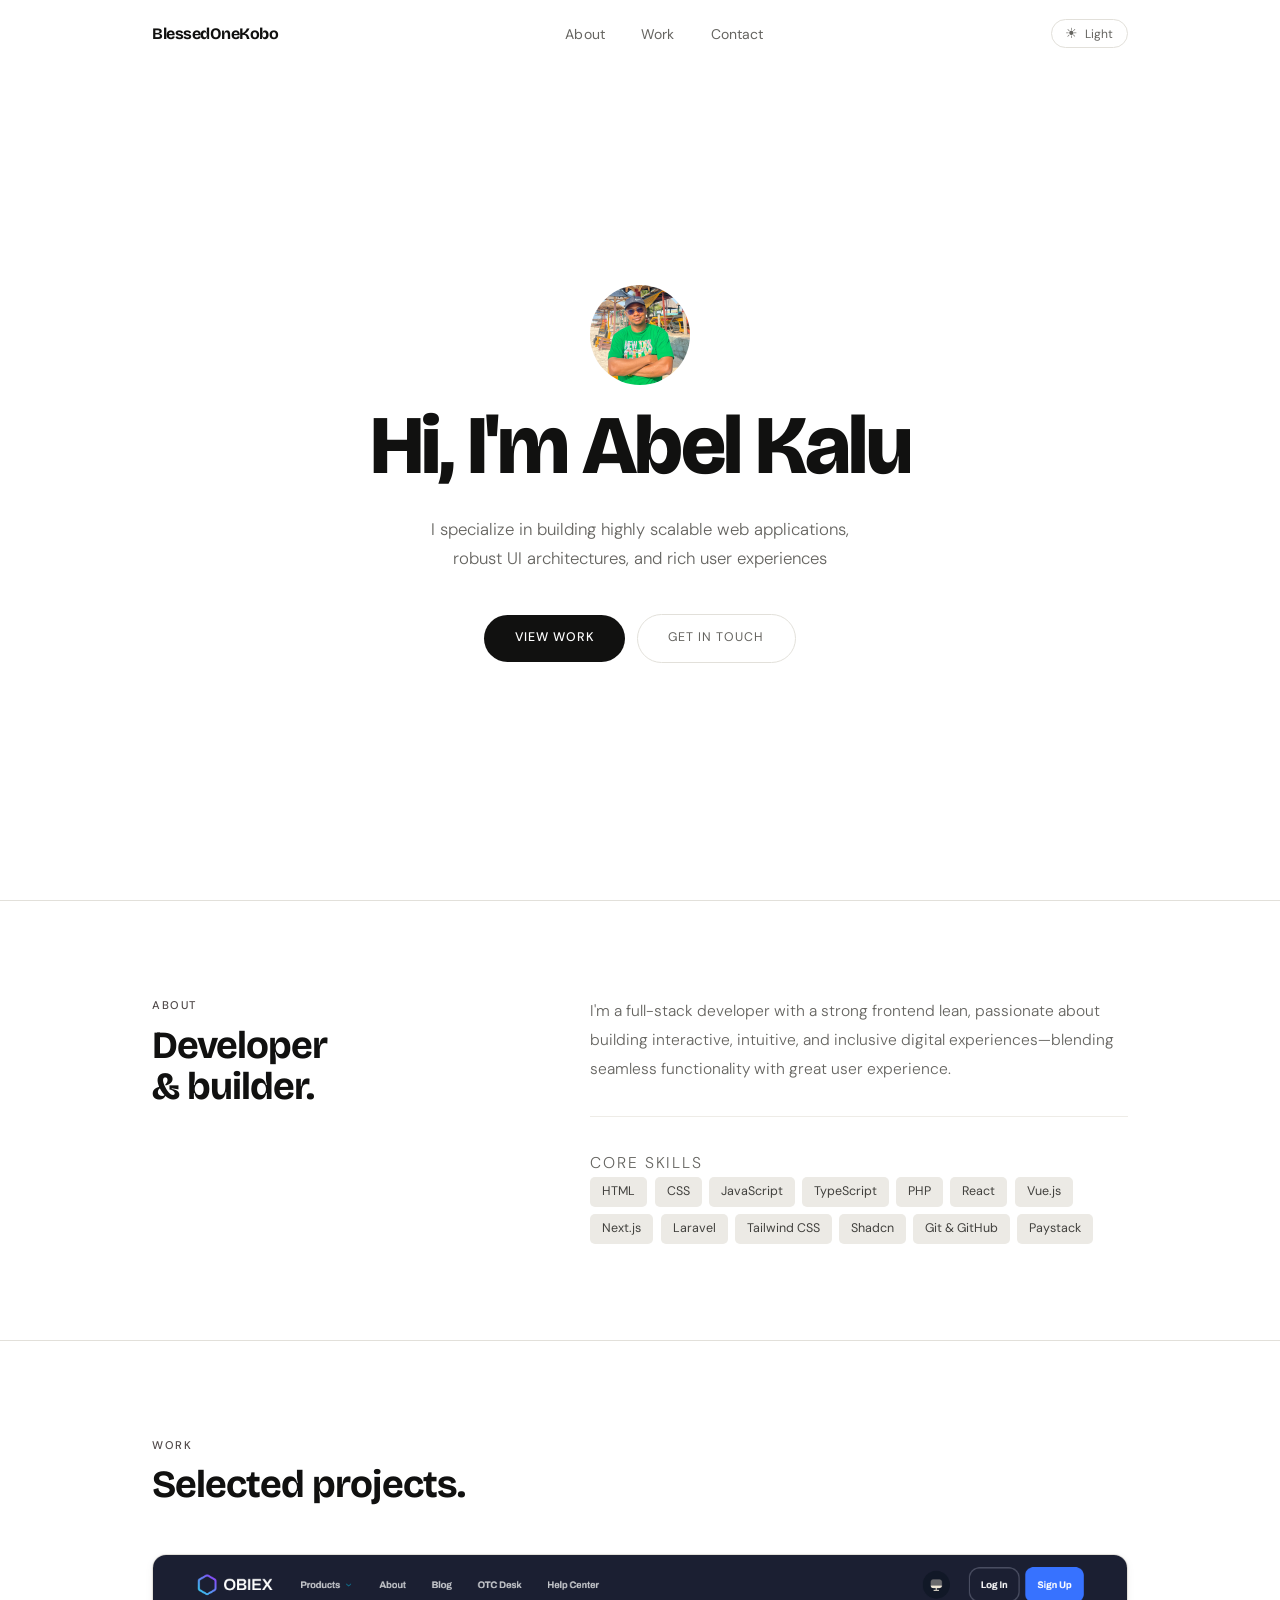
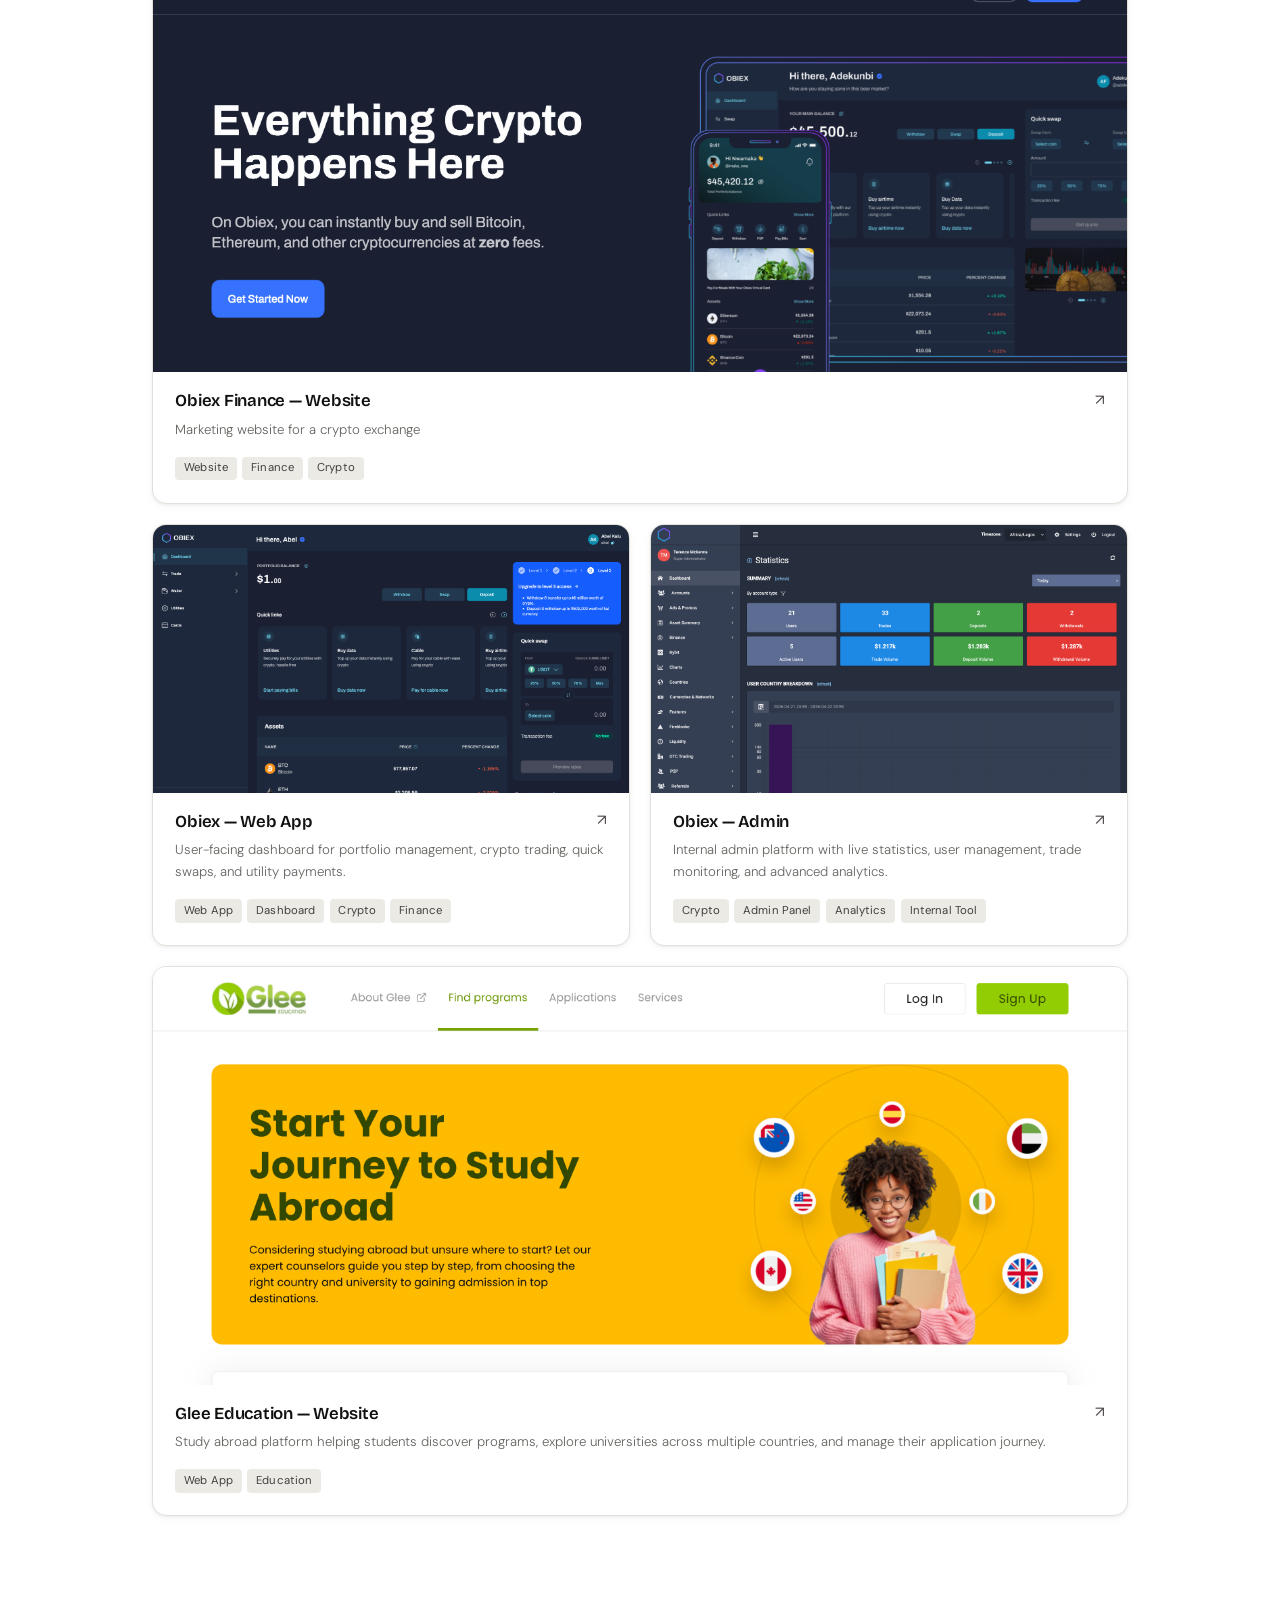
<file: index.html>
<!doctype html>
<html lang="en">
  <head>
    <meta charset="UTF-8" />
    <meta name="viewport" content="width=device-width, initial-scale=1.0" />
    <meta
      name="description"
      content="Abel Kalu is a fullstack engineer building scalable web applications, robust UI architectures, and rich user experiences."
    />
    <meta name="author" content="Abel Kalu" />
    <meta
      name="keywords"
      content="Abel Kalu, BlessedOneKobo, Fullstack Engineer, Frontend Engineer, Web Developer, JavaScript, TypeScript, Vue, React, Next.js"
    />
    <meta name="robots" content="index, follow" />
    <meta name="theme-color" content="#0d121c" />

    <meta property="og:type" content="website" />
    <meta property="og:title" content="Abel Kalu - Fullstack Engineer" />
    <meta
      property="og:description"
      content="I specialize in building highly scalable web applications, robust UI architectures, and rich user experiences."
    />
    <meta property="og:image" content="/assets/images/avatar.jpg" />
    <meta property="og:image:alt" content="Portrait of Abel Kalu" />
    <meta property="og:site_name" content="Abel Kalu" />

    <meta name="twitter:card" content="summary" />
    <meta name="twitter:title" content="Abel Kalu - Fullstack Engineer" />
    <meta
      name="twitter:description"
      content="I specialize in building highly scalable web applications, robust UI architectures, and rich user experiences."
    />
    <meta name="twitter:image" content="/assets/images/avatar.jpg" />
    <meta name="twitter:image:alt" content="Portrait of Abel Kalu" />
    <title>Abel Kalu - Fullstack Engineer</title>
    <link rel="preconnect" href="https://fonts.googleapis.com" />
    <link rel="preconnect" href="https://fonts.gstatic.com" crossorigin />
    <link
      href="https://fonts.googleapis.com/css2?family=Bricolage+Grotesque:opsz,wght@12..96,300;12..96,400;12..96,500;12..96,600;12..96,700;12..96,800&family=DM+Sans:ital,opsz,wght@0,9..40,300;0,9..40,400;0,9..40,500;1,9..40,300&display=swap"
      rel="stylesheet"
    />
    <link rel="preload" href="styles.css" as="style" />
    <link rel="stylesheet" href="styles.css" />
  </head>

  <body>
    <nav class="nav" id="nav" role="navigation" aria-label="Main navigation">
      <div class="container">
        <div class="nav-inner">
          <a href="#home" class="nav-logo">BlessedOneKobo</a>
          <ul class="nav-links">
            <li><a href="#about">About</a></li>
            <li><a href="#work">Work</a></li>
            <li><a href="#contact">Contact</a></li>
          </ul>
          <div class="nav-right">
            <button
              class="theme-btn"
              id="theme-btn"
              aria-label="Toggle color scheme"
            >
              <span class="theme-btn-icon" id="theme-icon">☀</span>
              <span id="theme-label">Light</span>
            </button>
          </div>
        </div>
      </div>
    </nav>

    <section class="hero" id="home" aria-label="Introduction">
      <div class="container">
        <div class="hero-inner">
          <div class="profile-container">
            <img
              src="../assets/images/avatar.jpg"
              alt="avatar image"
              width="100"
              height="100"
              class="profile-pic"
              fetchpriority="high"
            />
          </div>
          <h1 class="hero-headline">Hi, I'm Abel Kalu</h1>
          <p class="hero-sub">
            I specialize in building highly scalable web applications, robust UI
            architectures, and rich user experiences
          </p>
          <div class="hero-actions">
            <a href="#work" class="btn-primary">View work</a>
            <a href="#contact" class="btn-ghost">Get in touch</a>
          </div>
        </div>
      </div>
    </section>

    <section class="section" id="about" aria-labelledby="about-title">
      <div class="container">
        <div class="about-grid">
          <div class="reveal">
            <p class="section-label">About</p>
            <h2 class="section-title" id="about-title">
              Developer<br />& builder.
            </h2>
          </div>
          <div class="about-body reveal reveal-d1">
            <p>
              I'm a full-stack developer with a strong frontend lean, passionate
              about building interactive, intuitive, and inclusive digital
              experiences—blending seamless functionality with great user
              experience.
            </p>
            <div class="skills-wrap">
              <p class="skills-label">Core skills</p>
              <div class="skills-tags">
                <span class="s-tag">HTML</span>
                <span class="s-tag">CSS</span>
                <span class="s-tag">JavaScript</span>
                <span class="s-tag">TypeScript</span>
                <span class="s-tag">PHP</span>
                <span class="s-tag">React</span>
                <span class="s-tag">Vue.js</span>
                <span class="s-tag">Next.js</span>
                <span class="s-tag">Laravel</span>
                <span class="s-tag">Tailwind CSS</span>
                <span class="s-tag">Shadcn</span>
                <span class="s-tag">Git & GitHub</span>
                <span class="s-tag">Paystack</span>
              </div>
            </div>
          </div>
        </div>
      </div>
    </section>

    <section class="section" id="work" aria-labelledby="work-title">
      <div class="container">
        <div class="work-header reveal">
          <p class="section-label">Work</p>
          <h2 class="section-title" id="work-title">Selected projects.</h2>
        </div>

        <div class="work-grid">
          <a
            href="https://obiex.finance"
            target="_blank"
            rel="noopener noreferrer"
            class="card card-full reveal"
          >
            <div class="card-thumb card-thumb-wide">
              <img
                src="assets/images/obiex-website-desktop.png"
                alt="Obiex Finance marketing website"
                loading="lazy"
              />
            </div>
            <div class="card-body">
              <div class="card-top">
                <span class="card-title">Obiex Finance — Website</span>
                <span class="card-arrow" aria-hidden="true">↗</span>
              </div>
              <p class="card-desc">Marketing website for a crypto exchange</p>
              <div class="card-tags">
                <span class="c-tag">Website</span>
                <span class="c-tag">Finance</span>
                <span class="c-tag">Crypto</span>
              </div>
            </div>
          </a>

          <a
            href="https://app.obiex.finance"
            target="_blank"
            rel="noopener noreferrer"
            class="card reveal reveal-d1"
          >
            <div class="card-thumb card-thumb-std">
              <img
                src="assets/images/obiex-webapp-desktop.png"
                alt="Obiex Finance web application dashboard"
                loading="lazy"
              />
            </div>
            <div class="card-body">
              <div class="card-top">
                <span class="card-title">Obiex — Web App</span>
                <span class="card-arrow" aria-hidden="true">↗</span>
              </div>
              <p class="card-desc">
                User-facing dashboard for portfolio management, crypto trading,
                quick swaps, and utility payments.
              </p>
              <div class="card-tags">
                <span class="c-tag">Web App</span>
                <span class="c-tag">Dashboard</span>
                <span class="c-tag">Crypto</span>
                <span class="c-tag">Finance</span>
              </div>
            </div>
          </a>

          <a
            href="https://app.obiex.finance"
            target="_blank"
            rel="noopener noreferrer"
            class="card reveal reveal-d2"
          >
            <div class="card-thumb card-thumb-std">
              <img
                src="assets/images/obiex-admin.png"
                alt="Obiex admin statistics dashboard"
                loading="lazy"
              />
            </div>
            <div class="card-body">
              <div class="card-top">
                <span class="card-title">Obiex — Admin</span>
                <span class="card-arrow" aria-hidden="true">↗</span>
              </div>
              <p class="card-desc">
                Internal admin platform with live statistics, user management,
                trade monitoring, and advanced analytics.
              </p>
              <div class="card-tags">
                <span class="c-tag">Crypto</span>
                <span class="c-tag">Admin Panel</span>
                <span class="c-tag">Analytics</span>
                <span class="c-tag">Internal Tool</span>
              </div>
            </div>
          </a>

          <a
            href="https://gleeweb.stgdo.afrivelle.com/"
            target="_blank"
            rel="noopener noreferrer"
            class="card card-full reveal"
          >
            <div class="card-thumb card-thumb-wide">
              <img
                src="assets/images/glee-web.png"
                alt="Glee Education study abroad platform website"
                loading="lazy"
              />
            </div>
            <div class="card-body">
              <div class="card-top">
                <span class="card-title">Glee Education — Website</span>
                <span class="card-arrow" aria-hidden="true">↗</span>
              </div>
              <p class="card-desc">
                Study abroad platform helping students discover programs,
                explore universities across multiple countries, and manage their
                application journey.
              </p>
              <div class="card-tags">
                <span class="c-tag">Web App</span>
                <span class="c-tag">Education</span>
              </div>
            </div>
          </a>

          <a
            href="https://gleeweb.stgdo.afrivelle.com/"
            target="_blank"
            rel="noopener noreferrer"
            class="card reveal reveal-d1"
          >
            <div class="card-thumb card-thumb-std">
              <img
                src="assets/images/glee-admin.png"
                alt="Glee Education admin dashboard"
                loading="lazy"
              />
            </div>
            <div class="card-body">
              <div class="card-top">
                <span class="card-title">Glee — Admin</span>
                <span class="card-arrow" aria-hidden="true">↗</span>
              </div>
              <p class="card-desc">
                Admin dashboard for managing users, tracking applications,
                overseeing financials, and assigning agents across programs.
              </p>
              <div class="card-tags">
                <span class="c-tag">Admin Panel</span>
                <span class="c-tag">Education</span>
              </div>
            </div>
          </a>

          <a
            href="https://desk.cryset.com/"
            target="_blank"
            rel="noopener noreferrer"
            class="card reveal reveal-d2"
          >
            <div class="card-thumb card-thumb-std">
              <img
                src="assets/images/cryset-1.png"
                alt="Cryset crypto rate dashboard"
                loading="lazy"
              />
            </div>
            <div class="card-body">
              <div class="card-top">
                <span class="card-title">Cryset</span>
                <span class="card-arrow" aria-hidden="true">↗</span>
              </div>
              <p class="card-desc">
                Real-time crypto rate aggregator displaying live rate history
                with transaction streaming
              </p>
              <div class="card-tags">
                <span class="c-tag">Crypto</span>
                <span class="c-tag">Data visualization</span>
              </div>
            </div>
          </a>

          <div class="card card-static reveal reveal-d1">
            <div class="card-thumb card-thumb-std">
              <img
                src="assets/images/wishbud-desktop.png"
                alt="WishBud gift wishlist app landing page"
                loading="lazy"
              />
            </div>
            <div class="card-body">
              <div class="card-top">
                <span class="card-title">WishBud</span>
              </div>
              <p class="card-desc">
                Landing page for a gift wishlist mobile app. Used to share
                wishes with friends and loved ones across birthdays,
                graduations, and special occasions.
              </p>
              <div class="card-tags">
                <span class="c-tag">Landing Page</span>
                <span class="c-tag">Mobile App</span>
              </div>
            </div>
          </div>

          <div class="card card-static reveal reveal-d2">
            <div class="card-thumb card-thumb-std">
              <img
                src="assets/images/writers-1.png"
                alt="Writers.ng writing services platform"
                loading="lazy"
              />
            </div>
            <div class="card-body">
              <div class="card-top">
                <span class="card-title">Writers.ng</span>
              </div>
              <p class="card-desc">
                Writing services platform connecting clients with professional
                Nigerian writers
              </p>
              <div class="card-tags">
                <span class="c-tag">Web App</span>
                <span class="c-tag">Services</span>
              </div>
            </div>
          </div>
        </div>
      </div>
    </section>

    <section class="section" id="contact" aria-labelledby="contact-title">
      <div class="container">
        <div class="contact-inner reveal">
          <p class="section-label">Contact</p>
          <h2 class="contact-title" id="contact-title">
            Let's work<br />together.
          </h2>
          <p class="contact-sub">
            Have a project in mind or want to collaborate? I'm always open to
            new opportunities and interesting problems to solve.
          </p>
          <div class="contact-actions">
            <a href="mailto:blessedonekobo@gmail.com" class="btn-primary">
              Say hello
            </a>
            <a
              href="https://www.linkedin.com/in/abel-kalu-79870a26b"
              target="_blank"
              rel="noopener noreferrer"
              class="btn-ghost"
            >
              LinkedIn
            </a>
            <a
              href="https://github.com/BlessedOneKobo"
              target="_blank"
              rel="noopener noreferrer"
              class="btn-ghost"
            >
              GitHub
            </a>
          </div>
        </div>
      </div>
    </section>

    <script src="script.js"></script>
  </body>
</html>
</file>
<file: styles.css>
/* #region reset */
*,
*::before,
*::after {
  box-sizing: border-box;
  margin: 0;
  padding: 0;
}

:root {
  --bg: #fff;
  --bg-card: #fff;
  --bg-subtle: #efede8;
  --text: #111110;
  --text-2: #656460;
  --text-3: #504949;
  --border: #e2e0da;
  --border-light: #eeece7;
  --tag-bg: #eceae5;
  --tag-text: #41403d;
  --shadow-sm: 0 1px 3px rgba(0, 0, 0, 0.05), 0 2px 10px rgba(0, 0, 0, 0.04);
  --shadow-md: 0 4px 20px rgba(0, 0, 0, 0.07), 0 1px 5px rgba(0, 0, 0, 0.04);
  --shadow-lg: 0 8px 40px rgba(0, 0, 0, 0.1), 0 2px 8px rgba(0, 0, 0, 0.05);

  --ease: cubic-bezier(0.4, 0, 0.2, 1);
  --fast: 150ms;
  --base: 260ms;
  --slow: 420ms;
}

[data-theme="dark"] {
  --bg: #0c0c0a;
  --bg-card: #141412;
  --bg-subtle: #1a1a17;
  --text: #edecea;
  --text-2: #a8a59f;
  --text-3: #9f9e96;
  --border: #242420;
  --border-light: #1c1c18;
  --tag-bg: #1e1e1a;
  --tag-text: #afada8;
  --shadow-sm: 0 1px 3px rgba(0, 0, 0, 0.4), 0 2px 10px rgba(0, 0, 0, 0.25);
  --shadow-md: 0 4px 20px rgba(0, 0, 0, 0.5), 0 1px 5px rgba(0, 0, 0, 0.3);
  --shadow-lg: 0 8px 40px rgba(0, 0, 0, 0.6), 0 2px 8px rgba(0, 0, 0, 0.35);
}


html {
  font-size: 16px;
  scroll-behavior: smooth;
}

body {
  font-family: "DM Sans", sans-serif;
  background-color: var(--bg);
  color: var(--text);
  line-height: 1.6;
  -webkit-font-smoothing: antialiased;
  transition:
    background-color var(--slow) var(--ease),
    color var(--slow) var(--ease);
}

h1,
h2,
h3,
h4 {
  font-family: "Bricolage Grotesque", sans-serif;
  font-weight: 700;
  line-height: 1.08;
  letter-spacing: -0.025em;
}

img {
  display: block;
  max-width: 100%;
}

a {
  color: inherit;
}


.container {
  max-width: 1040px;
  margin: 0 auto;
  padding: 0 2rem;
}


.nav {
  position: fixed;
  top: 0;
  left: 0;
  right: 0;
  z-index: 200;
  padding: 1.2rem 0;
  background-color: var(--bg);
  border-bottom: 1px solid transparent;
  transition:
    border-color var(--base) var(--ease),
    background-color var(--slow) var(--ease),
    padding var(--base) var(--ease);
}

.nav.scrolled {
  border-bottom-color: var(--border);
  padding: 0.9rem 0;
}

.nav-inner {
  display: flex;
  align-items: center;
  justify-content: space-between;
}

.nav-logo {
  font-family: "Bricolage Grotesque", sans-serif;
  font-weight: 700;
  font-size: 1rem;
  color: var(--text);
  text-decoration: none;
  letter-spacing: -0.03em;
  transition: opacity var(--fast);
}

.nav-logo:hover {
  opacity: 0.6;
}

.nav-links {
  display: flex;
  align-items: center;
  gap: 2.25rem;
  list-style: none;
}

.nav-links a {
  color: var(--text-2);
  text-decoration: none;
  font-size: 0.875rem;
  font-weight: 400;
  letter-spacing: 0.01em;
  transition: color var(--fast);
}

.nav-links a:hover {
  color: var(--text);
}

.nav-right {
  display: flex;
  align-items: center;
  gap: 1.25rem;
}

.theme-btn {
  display: flex;
  align-items: center;
  gap: 0.4rem;
  background: none;
  border: 1px solid var(--border);
  border-radius: 999px;
  padding: 0.35rem 0.85rem;
  cursor: pointer;
  color: var(--text-2);
  font-size: 0.75rem;
  font-family: "DM Sans", sans-serif;
  font-weight: 400;
  letter-spacing: 0.01em;
  transition:
    color var(--fast),
    border-color var(--fast),
    background-color var(--fast);
}

.theme-btn:hover {
  color: var(--text);
  border-color: var(--text-2);
}

.theme-btn-icon {
  font-size: 0.85rem;
  line-height: 1;
}


.hero {
  min-height: 100svh;
  display: flex;
  align-items: center;
  justify-content: center;
  text-align: center;
  padding: 7rem 0 5rem;
}

.hero-inner {
  max-width: 720px;
  width: 100%;
}

@keyframes pulse-dot {
  0%,
  100% {
    box-shadow: 0 0 0 2px rgba(76, 175, 80, 0.2);
  }
  50% {
    box-shadow: 0 0 0 5px rgba(76, 175, 80, 0.08);
  }
}

.hero-headline {
  font-size: clamp(2.8rem, 6.5vw, 5.25rem);
  font-weight: 800;
  color: var(--text);
  margin-bottom: 1.5rem;
  letter-spacing: -0.03em;
  animation: rise 0.7s var(--ease) 0.1s both;
}

.hero-sub {
  font-size: clamp(0.95rem, 1.5vw, 1.05rem);
  color: var(--text-2);
  max-width: 460px;
  margin: 0 auto 2.5rem;
  line-height: 1.75;
  font-weight: 300;
  animation: rise 0.7s var(--ease) 0.2s both;
}

.hero-sub strong {
  color: var(--text);
  font-weight: 500;
}

.hero-actions {
  display: flex;
  align-items: center;
  justify-content: center;
  gap: 0.75rem;
  flex-wrap: wrap;
  animation: rise 0.7s var(--ease) 0.3s both;
}

.profile-container img {
  border-radius: 100%;
  margin: 1rem auto;
}

.btn-primary {
  display: inline-flex;
  align-items: center;
  gap: 0.5rem;
  padding: 0.85rem 1.9rem;
  background-color: var(--text);
  color: var(--bg);
  text-decoration: none;
  border-radius: 999px;
  font-size: 0.78rem;
  font-weight: 500;
  letter-spacing: 0.08em;
  text-transform: uppercase;
  transition:
    opacity var(--base),
    transform var(--base);
}

.btn-primary:hover {
  opacity: 0.75;
  transform: translateY(-1px);
}

.btn-ghost {
  display: inline-flex;
  align-items: center;
  padding: 0.85rem 1.9rem;
  border: 1px solid var(--border);
  color: var(--text-2);
  text-decoration: none;
  border-radius: 999px;
  font-size: 0.78rem;
  font-weight: 400;
  letter-spacing: 0.08em;
  text-transform: uppercase;
  transition:
    color var(--fast),
    border-color var(--fast);
}

.btn-ghost:hover {
  color: var(--text);
  border-color: var(--text-2);
}

@keyframes rise {
  from {
    opacity: 0;
    transform: translateY(20px);
  }
  to {
    opacity: 1;
    transform: translateY(0);
  }
}


.section {
  padding: 6rem 0;
  border-top: 1px solid var(--border);
}

.section-label {
  font-size: 0.7rem;
  font-weight: 500;
  letter-spacing: 0.14em;
  text-transform: uppercase;
  color: var(--text-3);
  margin-bottom: 0.6rem;
}

.section-title {
  font-size: clamp(1.8rem, 3vw, 2.6rem);
  color: var(--text);
}


.about-grid {
  display: grid;
  grid-template-columns: 1fr 1.5fr;
  gap: 5rem;
  align-items: start;
}

.about-body p {
  font-size: 0.975rem;
  color: var(--text-2);
  line-height: 1.85;
  font-weight: 300;
  margin-bottom: 1.1rem;
}

.about-body p:last-of-type {
  margin-bottom: 0;
}

.about-body strong {
  color: var(--text);
  font-weight: 500;
}

.skills-wrap {
  margin-top: 2rem;
  padding-top: 2rem;
  border-top: 1px solid var(--border-light);
}

.skills-label {
  font-size: 0.7rem;
  font-weight: 500;
  letter-spacing: 0.12em;
  text-transform: uppercase;
  color: var(--text-3);
  margin-bottom: 0.85rem;
}

.skills-tags {
  display: flex;
  flex-wrap: wrap;
  gap: 0.45rem;
}

.s-tag {
  padding: 0.3rem 0.75rem;
  background: var(--tag-bg);
  color: var(--tag-text);
  border-radius: 5px;
  font-size: 0.78rem;
  font-weight: 400;
  transition:
    background-color var(--slow) var(--ease),
    color var(--slow) var(--ease);
}


.work-header {
  margin-bottom: 3rem;
}

.work-grid {
  display: grid;
  grid-template-columns: 1fr 1fr;
  gap: 1.25rem;
}

/* Card */
.card {
  background: var(--bg-card);
  border: 1px solid var(--border);
  border-radius: 14px;
  overflow: hidden;
  text-decoration: none;
  display: block;
  transition:
    transform var(--base) var(--ease),
    box-shadow var(--base) var(--ease),
    border-color var(--base) var(--ease),
    background-color var(--slow) var(--ease);
  box-shadow: var(--shadow-sm);
}

.card:not(.card-static):hover {
  transform: translateY(-4px);
  box-shadow: var(--shadow-lg);
  border-color: transparent;
}

.card.card-full {
  grid-column: 1 / -1;
}

.card-thumb {
  width: 100%;
  overflow: hidden;
  background: var(--bg-subtle);
  position: relative;
}

.card-thumb img {
  width: 100%;
  height: 100%;
  object-fit: cover;
  object-position: top center;
  transition: transform var(--slow) var(--ease);
}

.card:not(.card-static):hover .card-thumb img {
  transform: scale(1.025);
}

/* Aspect ratios */
.card-thumb-wide {
  aspect-ratio: 21 / 9;
}

.card-thumb-std {
  aspect-ratio: 16 / 9;
}

.card-body {
  padding: 1.2rem 1.4rem 1.4rem;
}

.card-top {
  display: flex;
  align-items: flex-start;
  justify-content: space-between;
  gap: 0.5rem;
  margin-bottom: 0.45rem;
}

.card-title {
  font-family: "Bricolage Grotesque", sans-serif;
  font-size: 1.05rem;
  font-weight: 600;
  color: var(--text);
  letter-spacing: -0.015em;
  line-height: 1.2;
}

.card-arrow {
  color: var(--text-3);
  font-size: 0.95rem;
  line-height: 1;
  flex-shrink: 0;
  margin-top: 0.1rem;
  transition:
    transform var(--fast) var(--ease),
    color var(--fast);
}

.card:not(.card-static):hover .card-arrow {
  transform: translate(2px, -2px);
  color: var(--text);
}

.card-desc {
  font-size: 0.83rem;
  color: var(--text-2);
  line-height: 1.65;
  font-weight: 300;
  margin-bottom: 1rem;
}

.card-tags {
  display: flex;
  flex-wrap: wrap;
  gap: 0.35rem;
}

.c-tag {
  padding: 0.18rem 0.55rem;
  background: var(--tag-bg);
  color: var(--tag-text);
  border-radius: 4px;
  font-size: 0.71rem;
  font-weight: 400;
  letter-spacing: 0.01em;
  transition:
    background-color var(--slow) var(--ease),
    color var(--slow) var(--ease);
}


.contact-inner {
  max-width: 540px;
}

.contact-title {
  font-size: clamp(2rem, 4vw, 3.2rem);
  margin: 0.6rem 0 0.9rem;
}

.contact-sub {
  font-size: 0.975rem;
  color: var(--text-2);
  font-weight: 300;
  margin-bottom: 2.25rem;
  line-height: 1.75;
}

.contact-actions {
  display: flex;
  align-items: center;
  gap: 0.75rem;
  flex-wrap: wrap;
}


.footer {
  padding: 1.75rem 0;
  border-top: 1px solid var(--border);
}

.footer-inner {
  display: flex;
  align-items: center;
  justify-content: space-between;
}

.footer-text {
  font-size: 0.78rem;
  color: var(--text-3);
  font-weight: 300;
}

.footer-link {
  font-size: 0.78rem;
  color: var(--text-3);
  text-decoration: none;
  transition: color var(--fast);
}

.footer-link:hover {
  color: var(--text);
}


.reveal {
  opacity: 0;
  transform: translateY(22px);
  transition:
    opacity 0.65s var(--ease),
    transform 0.65s var(--ease);
}

.reveal.is-visible {
  opacity: 1;
  transform: none;
}

.reveal-d1 {
  transition-delay: 0.08s;
}
.reveal-d2 {
  transition-delay: 0.16s;
}
.reveal-d3 {
  transition-delay: 0.24s;
}
.reveal-d4 {
  transition-delay: 0.32s;
}


@media (max-width: 800px) {
  .about-grid {
    grid-template-columns: 1fr;
    gap: 2.5rem;
  }

  .work-grid {
    grid-template-columns: 1fr;
  }

  .card.card-full {
    grid-column: 1;
  }

  .card-thumb-wide {
    aspect-ratio: 16 / 9;
  }
}

@media (max-width: 560px) {
  .container {
    padding: 0 1.25rem;
  }

  .nav-links {
    display: none;
  }

  .section {
    padding: 4rem 0;
  }

  .hero {
    padding: 6rem 0 3rem;
  }

  .footer-inner {
    flex-direction: column;
    gap: 0.4rem;
    text-align: center;
  }
}
</file>
